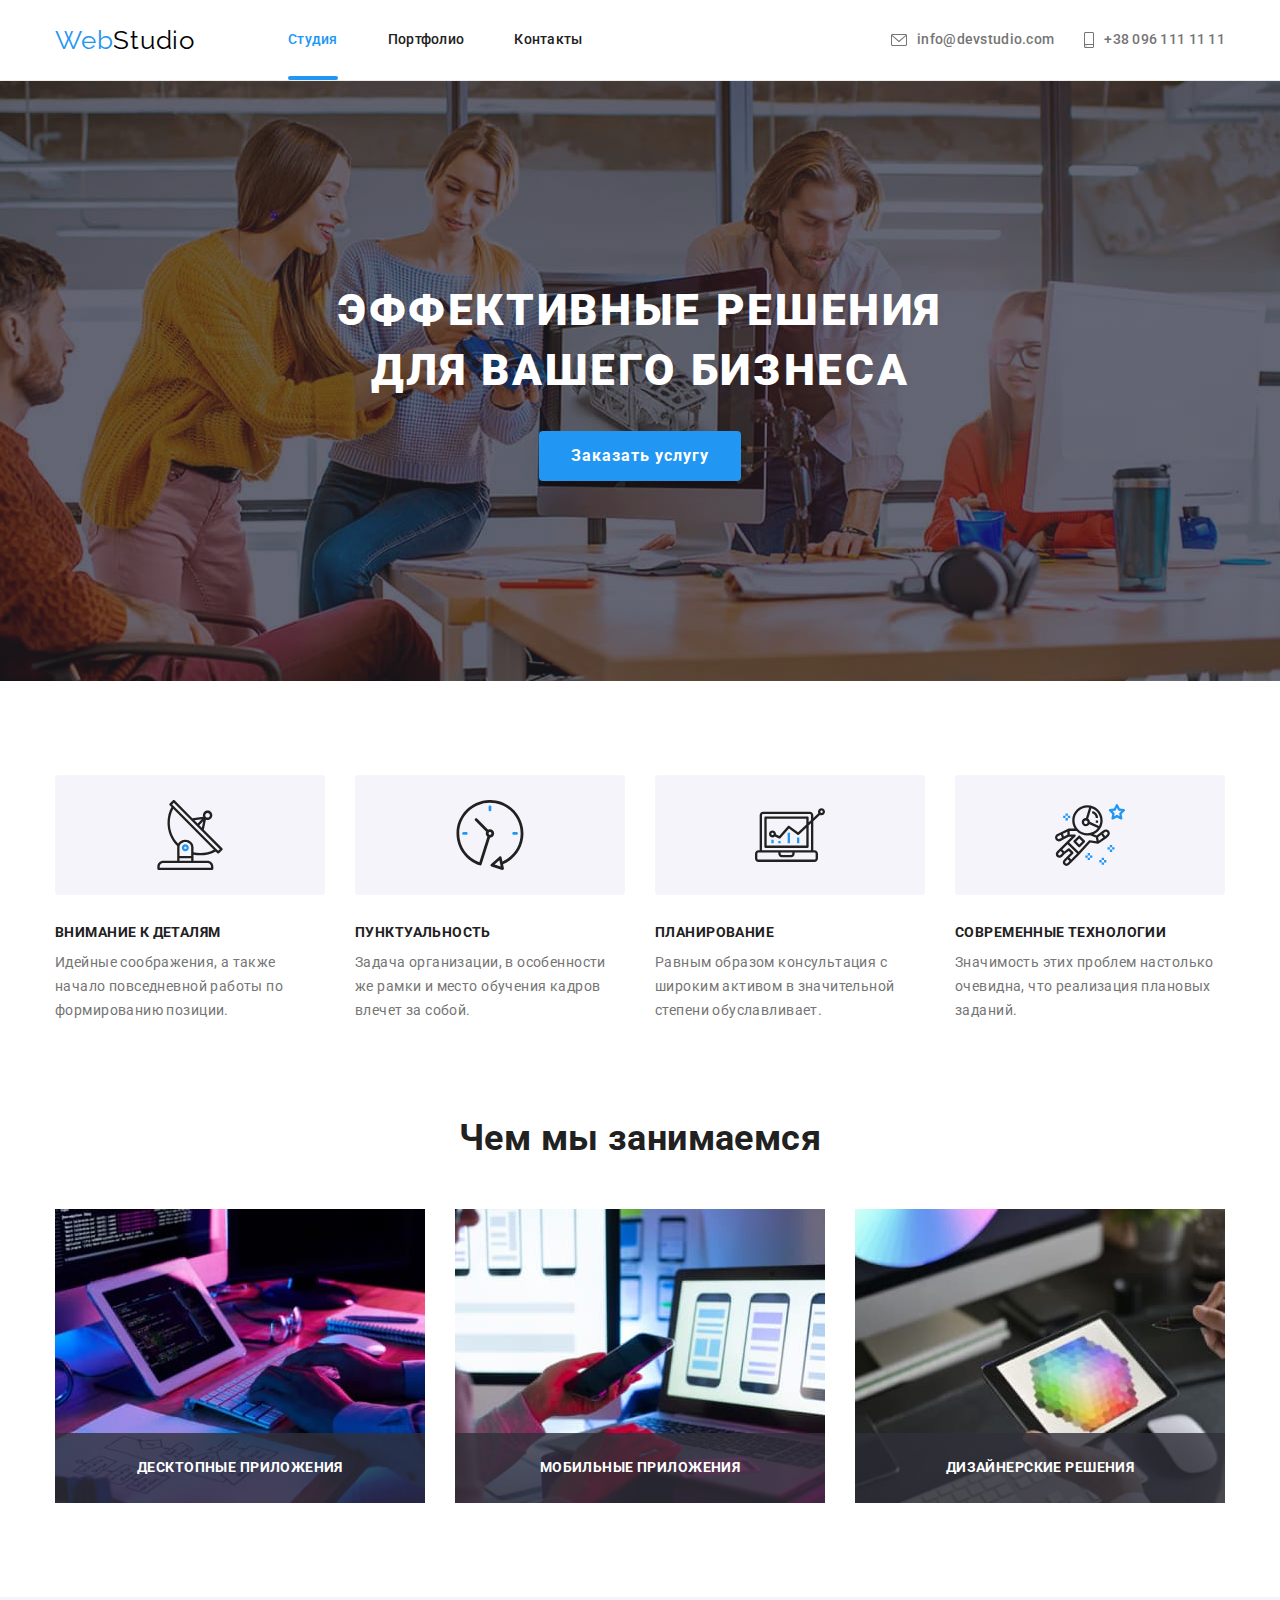
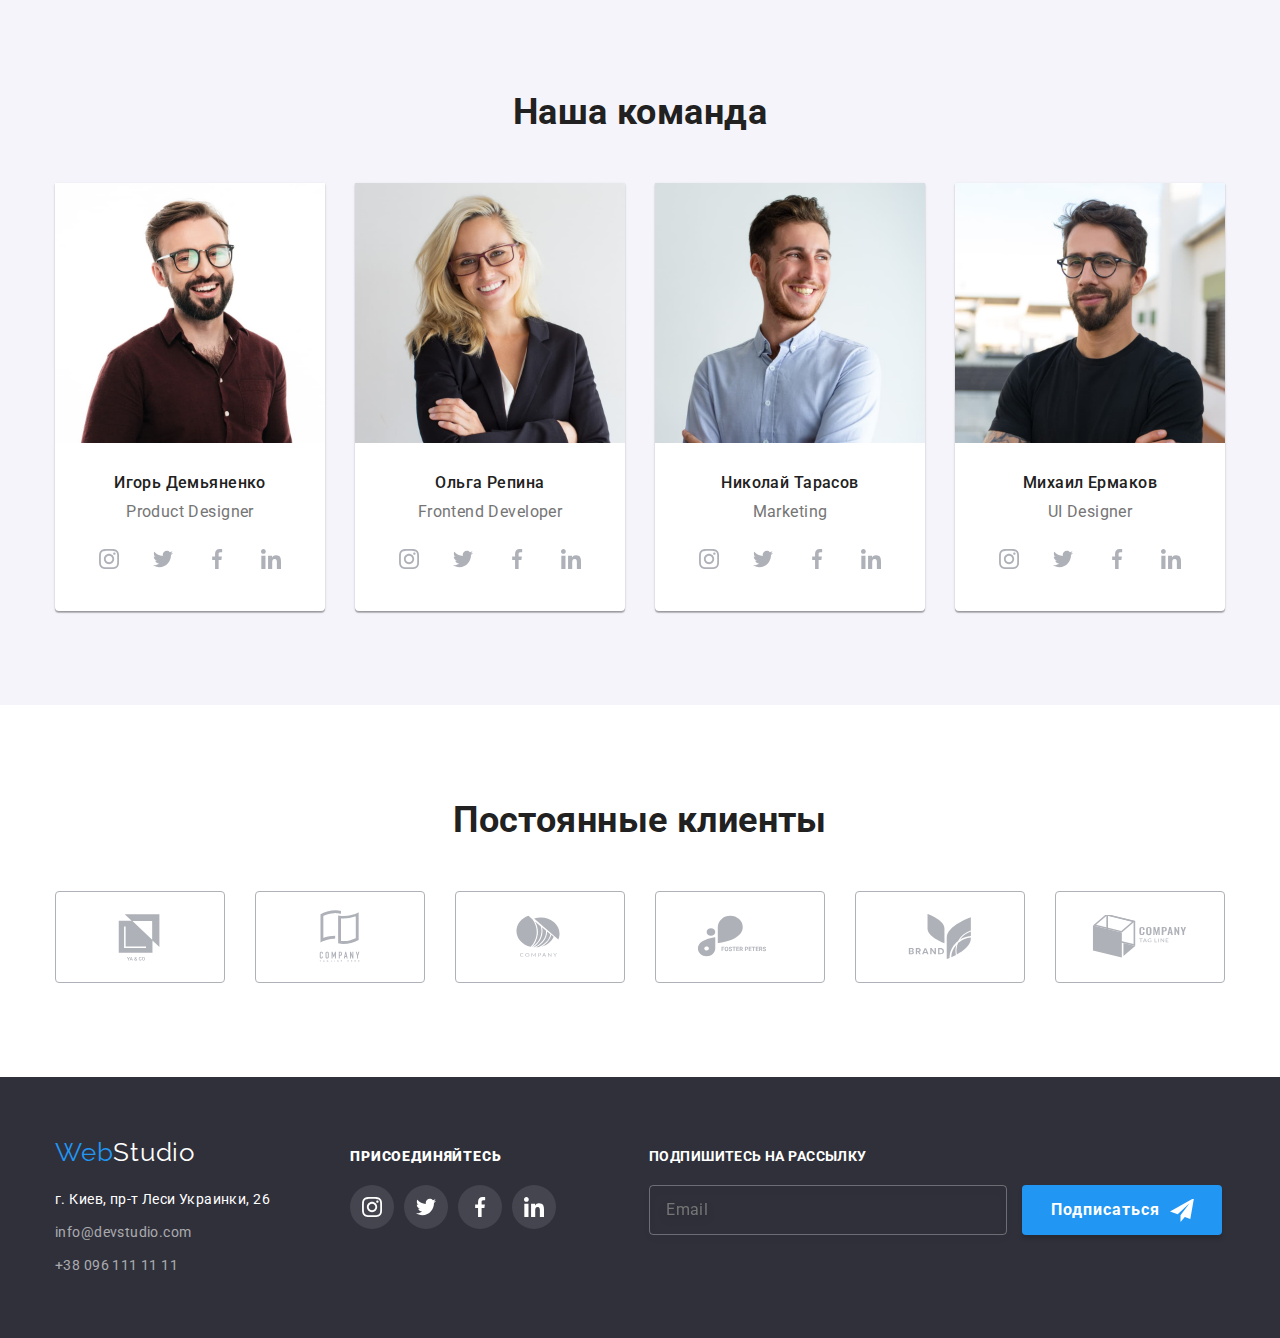
<file: index.html>
<!DOCTYPE html>
<html lang="ru">
<head>
    <meta charset="UTF-8">
    <meta http-equiv="X-UA-Compatible" content="IE=edge">
    <meta name="viewport" content="width=device-width, initial-scale=1.0">
    <title>Главная</title>
    <link rel="preconnect" href="https://fonts.googleapis.com">
    <link rel="preconnect" href="https://fonts.gstatic.com" crossorigin>
    <link href="https://fonts.googleapis.com/css2?family=Raleway:wght@700&family=Roboto:wght@400;500;700;900&display=swap"
      rel="stylesheet">
    <link rel="stylesheet" href="https://cdnjs.cloudflare.com/ajax/libs/modern-normalize/1.1.0/modern-normalize.min.css">
    <link rel="stylesheet" href="./css/main.min.css">
</head>

<body>
<!-- Шапка сайта -->
  <header class="page-header">

    <div class="menu container">

      <nav class="header-nav">

        <a class="logo link" href="./index.html">
          Web<span class="logo logo--header">Studio</span>
        </a>


        <ul class="nav">
          <li class="nav__item">
            <a class="nav__link nav__link--active link" href="./index.html">
              Студия
            </a>
          </li>
          <li class="nav__item">
            <a class="nav__link link" href="./portfolio.html">
              Портфолио
            </a>
          </li>
          <li class="nav__item">
            <a class="nav__link link" href="/">
              Контакты
            </a>
          </li>
        </ul>
      </nav>

      <ul class="contact">
        <li class="contact__item">
          <a class="contact__link link" href="mailto:info@devstudio.com">
            <svg class="contact__icon" width="16" height="16">
              <use href="./images/icons.svg#icon-envlope"></use>
            </svg>
            info@devstudio.com
          </a>
        </li>
        <li class="contact__item">
          <a class="contact__link link" href="tel:+380961111111">
            <svg class="contact__icon" width="10" height="16">
              <use href="./images/icons.svg#icon-smartphone"></use>
            </svg>
            +38 096 111 11 11
          </a>
        </li>
      </ul>
    </div>
  </header>

  <main>

<!-- Блок Герой-->
    <section class="hero section">
      <h1 class="hero__title">Эффективные решения <br/> для вашего бизнеса</h1>
      <button class="button" type="button" data-modal-open>Заказать услугу</button>
    </section>

<!-- Блок Преимущества -->
    <section class="features section">
      <div class="container" >
        <h2 class="features__title visually-hidden">Преимущества работы с нами</h2>
        <ul class="features-list list">
          <li class="feature">
            <div class="feature__place">
              <svg class="feature__svg">
                <use href="./images/icons.svg#icon-antenna"></use>
              </svg>
            </div>
            <h3 class="feature__title">Внимание к деталям</h3>
            <p class="feature__text">Идейные соображения, а также начало повседневной работы по формированию позиции.</p>
          </li>
          <li class="feature">
            <div class="feature__place">
              <svg class="feature__svg">
                <use href="./images/icons.svg#icon-clock"></use>
              </svg>
            </div>
            <h3 class="feature__title">Пунктуальность</h3>
            <p class="feature__text">Задача организации, в особенности же рамки и место обучения кадров влечет за собой.</p>
          </li>
          <li class="feature">
            <div class="feature__place">
              <svg class="feature__svg">
                <use href="./images/icons.svg#icon-diagram"></use>
              </svg>
            </div>
            <h3 class="feature__title">Планирование</h3>
            <p class="feature__text">Равным образом консультация с широким активом в значительной степени обуславливает.</p>
          </li>
          <li class="feature">
            <div class="feature__place">
              <svg class="feature__svg">
                <use href="./images/icons.svg#icon-astronaut"></use>
              </svg>
            </div>
            <h3 class="feature__title">Современные технологии</h3>
            <p class="feature__text">Значимость этих проблем настолько очевидна, что реализация плановых заданий.</p>
          </li>
        </ul>
      </div>
    </section>

<!-- Блок Чем мы занимаемся -->
    <section class="about section">
      <div class="container">
        <h2 class="about__title">Чем мы занимаемся</h2>
        <ul class="about-list">
          <li class="about-item">
            <img class="about-item__img" src="./images/blockscheme.jpg" alt="человек работает над блок-схемой работы сайта" width="370">
            <h3 class="about-item__text">Десктопные приложения</h3>
          </li>
          <li class="about-item">
            <img class="about-item__img" src="./images/telephonia.jpg" alt="человек работает над дизайном мобильной версии сайта" width="370">
            <h3 class="about-item__text">Мобильные приложения</h3>
          </li>
          <li class="about-item">
            <img class="about-item__img" src="./images/colorsoption.jpg" alt="человек выбирает цвет из цветовой схемы" width="370">
            <h3 class="about-item__text">Дизайнерские решения</h3>
          </li>
        </ul>
      </div>
    </section>

<!-- Блок Наша команда-->
    <section class="team section">
      <div class="container">
        <h2 class="team__title">Наша команда</h2>
        <ul class="team__list">
          <li class="team__card">
            <img class="team__photo" src="./images/ihordemjanenko.jpg" alt="фотография Игоря Демьяненко" width="270">
            <div class="team__info">
              <h3 class="team__name">Игорь Демьяненко</h3>
              <p class="team__position">Product Designer</p>
              <ul class="sm-list">
                <li class="sm-list__item">
                  <a class="sm-list__link" href="/">
                    <svg class="sm-list__icon">
                      <use href="./images/icons.svg#icon-insta"></use>
                    </svg>
                  </a>
                </li>
                <li class="sm-list__item">
                  <a class="sm-list__link" href="/">
                    <svg class="sm-list__icon">
                      <use href="./images/icons.svg#icon-twitter"></use>
                    </svg>
                  </a>
                </li>
                <li class="sm-list__item">
                  <a class="sm-list__link" href="/">
                    <svg class="sm-list__icon">
                      <use href="./images/icons.svg#icon-fb"></use>
                    </svg>
                  </a>
                </li>
                <li class="sm-list__item">
                  <a class="sm-list__link" href="/">
                    <svg class="sm-list__icon">
                      <use href="./images/icons.svg#icon-linkdin"></use>
                    </svg>
                  </a>
                </li>
              </ul>
            </div>
          </li>

          <li class="team__card">
            <img class="team__photo" src="./images/olharepina.jpg" alt="фотография Ольги Репиной" width="270">
            <div class="team__info">
              <h3 class="team__name">Ольга Репина</h3>
              <p class="team__position">Frontend Developer</p>
              <ul class="sm-list">
                <li class="sm-list__item">
                  <a class="sm-list__link" href="/">
                    <svg class="sm-list__icon">
                      <use href="./images/icons.svg#icon-insta"></use>
                    </svg>
                  </a>
                </li>
                <li class="sm-list__item">
                  <a class="sm-list__link" href="/">
                    <svg class="sm-list__icon">
                      <use href="./images/icons.svg#icon-twitter"></use>
                    </svg>
                  </a>
                </li>
                <li class="sm-list__item">
                  <a class="sm-list__link" href="/">
                    <svg class="sm-list__icon">
                      <use href="./images/icons.svg#icon-fb"></use>
                    </svg>
                  </a>
                </li>
                <li class="sm-list__item">
                  <a class="sm-list__link" href="/">
                    <svg class="sm-list__icon">
                      <use href="./images/icons.svg#icon-linkdin"></use>
                    </svg>
                  </a>
                </li>
              </ul>
            </div>
          </li>
          <li class="team__card">
            <img class="team__photo" src="./images/nikolaytarasov.jpg" alt="фотография Николая Тарасова" width="270">
            <div class="team__info">
              <h3 class="team__name">Николай Тарасов</h3>
              <p class="team__position">Marketing</p>
              <ul class="sm-list">
                <li class="sm-list__item">
                  <a class="sm-list__link" href="/">
                    <svg class="sm-list__icon">
                      <use href="./images/icons.svg#icon-insta"></use>
                    </svg>
                  </a>
                </li>
                <li class="sm-list__item">
                  <a class="sm-list__link" href="/">
                    <svg class="sm-list__icon">
                      <use href="./images/icons.svg#icon-twitter"></use>
                    </svg>
                  </a>
                </li>
                <li class="sm-list__item">
                  <a class="sm-list__link" href="/">
                    <svg class="sm-list__icon">
                      <use href="./images/icons.svg#icon-fb"></use>
                    </svg>
                  </a>
                </li>
                <li class="sm-list__item">
                  <a class="sm-list__link" href="/">
                    <svg class="sm-list__icon">
                      <use href="./images/icons.svg#icon-linkdin"></use>
                    </svg>
                  </a>
                </li>
              </ul>
            </div>
          </li>
          <li class="team__card">
            <img class="team__photo" src="./images/mihailermakov.jpg" alt="фотография Михаила Ермакова" width="270">
            <div class="team__info">
              <h3 class="team__name">Михаил Ермаков</h3>
              <p class="team__position">UI Designer</p>
              <ul class="sm-list">
                <li class="sm-list__item">
                  <a class="sm-list__link" href="/">
                    <svg class="sm-list__icon">
                      <use href="./images/icons.svg#icon-insta"></use>
                    </svg>
                  </a>
                </li>
                <li class="sm-list__item">
                  <a class="sm-list__link" href="/">
                    <svg class="sm-list__icon">
                      <use href="./images/icons.svg#icon-twitter"></use>
                    </svg>
                  </a>
                </li>
                <li class="sm-list__item">
                  <a class="sm-list__link" href="/">
                    <svg class="sm-list__icon">
                      <use href="./images/icons.svg#icon-fb"></use>
                    </svg>
                  </a>
                </li>
                <li class="sm-list__item">
                  <a class="sm-list__link" href="/">
                    <svg class="sm-list__icon">
                      <use href="./images/icons.svg#icon-linkdin"></use>
                    </svg>
                  </a>
                </li>
              </ul>
            </div>
          </li>
        </ul>
      </div>
    </section>

<!-- Блок Наши клиенты -->
    <section class="clients section">
      <div class="container">
        <h2 class="clients__title">Постоянные клиенты</h2>
        <ul class="clients__list">
          <li class="clients__item">
            <a class="clients__link" href="/">
              <svg class="clients__svg">
                <use href="./images/icons.svg#icon-company1"></use>
              </svg>
            </a>
          </li>
          <li class="clients__item">
            <a class="clients__link" href="/">
              <svg class="clients__svg">
                <use href="./images/icons.svg#icon-company2"></use>
              </svg>
            </a>
          </li>
          <li class="clients__item">
            <a class="clients__link" href="/">
              <svg class="clients__svg">
                <use href="./images/icons.svg#icon-company3"></use>
              </svg>
            </a>
          </li>
          <li class="clients__item">
            <a class="clients__link" href="/">
              <svg class="clients__svg">
                <use href="./images/icons.svg#icon-company4"></use>
              </svg>
            </a>
          </li>
          <li class="clients__item">
            <a class="clients__link" href="/">
              <svg class="clients__svg">
                <use href="./images/icons.svg#icon-company5"></use>
              </svg>
            </a>
          </li>
          <li class="clients__item">
            <a class="clients__link" href="/">
              <svg class="clients__svg">
                <use href="./images/icons.svg#icon-company6"></use>
              </svg>
            </a>
          </li>
        </ul>

      </div>
    </section>

  </main>

<!-- Футер сайта -->
<footer class="footer">
  <div class="footer__container container">
    <div class="footer-contacts">
        <a class="logo" href="./index.html">
          Web<span class="logo logo--footer">Studio</span>
        </a>
      <ul class="footer-contacts__list">
        <li class="footer-contacts__item">
          <a class="footer-contacts__address link" href="https://goo.gl/maps/79tdAXcRNP72xCpw5">
            г. Киев, пр-т Леси Украинки, 26
          </a>
        </li>
        <li class="footer-contacts__item">
          <a class="footer-contacts__mail link" href="mailto:info@devstudio.com">
            info@devstudio.com
          </a>
        </li>
        <li class="footer-contacts__item">
          <a class="footer-contacts__tel link" href="tel:+380961111111">
            +38 096 111 11 11
          </a>
        </li>
      </ul>
    </div>

    <div class="footer-sm-form">
      <div class="footer-sm">
        <h3 class="footer-sm__call">Присоединяйтесь</h3>
        <ul class="sm-list">
          <li class="sm-list__item">
            <a class="sm-list__link sm-list__link--footer" href="/">
              <svg class="sm-list__icon sm-list__icon--footer">
                <use href="./images/icons.svg#icon-insta"></use>
              </svg>
            </a>
          </li>
          <li class="sm-list__item">
            <a class="sm-list__link sm-list__link--footer" href="/">
              <svg class="sm-list__icon sm-list__icon--footer">
                <use href="./images/icons.svg#icon-twitter"></use>
              </svg>
            </a>
          </li>
          <li class="sm-list__item">
            <a class="sm-list__link sm-list__link--footer" href="/">
              <svg class="sm-list__icon sm-list__icon--footer">
                <use href="./images/icons.svg#icon-fb"></use>
              </svg>
            </a>
          </li>
          <li class="sm-list__item">
            <a class="sm-list__link sm-list__link--footer" href="/">
              <svg class="sm-list__icon sm-list__icon--footer">
                <use href="./images/icons.svg#icon-linkdin"></use>
              </svg>
            </a>
          </li>
        </ul>
      </div>

      <div class="footer-form">
        <label class="footer-form__label" for="email-form">Подпишитесь на рассылку</label>
        <div>
          <input class="footer-form__input" type="email" name="email" id="email-form" placeholder="Email" />
          <button class="button button--footer footer-form__1svg" type="submit">
            Подписаться
            <svg class="button__svg" width="24" height="24">
              <use href="./images/icons.svg#icon-plane"></use>
            </svg>
          </button>
        </div>
      </div>

    </div>
  </div>
</footer>

<!-- ---------------------- Модальное окно -------------------------- -->
  <div class="backdrop is-hidden" data-modal>
    <div class="modal">
      <div class="close-btn" data-modal-close>
        <svg class="close-btn__svg">
          <use href="./images/icons.svg#icon-cross"></use>
        </svg>
      </div>
      <p class="modal__name">Оставьте свои данные, мы вам перезвоним</p>
        <form class="form" action="#" name="hero-contact-form" autocomplete="on">
          <div class="form__item">
            <label class="form__label" for="form__name">Имя</label>
            <input class="form__input" type="form__text" name="name" id="name" autofocus>
            <svg class="form__icon" width="18" height="18">
              <use href="./images/icons.svg#icon-person-black"></use>
            </svg>
          </div>
          <div class="form__item">
            <label class="form__label" for="tel">Телефон</label>
            <input class="form__input" type="tel" name="tel" id="tel">
            <svg class="form__icon" width="18" height="18">
              <use href="./images/icons.svg#icon-phone-black"></use>
            </svg>
          </div>
          <div class="form__item">
            <label class="form__label" for="email">Телефон</label>
            <input class="form__input" type="email" name="email" id="email">
            <svg class="form__icon" width="18" height="18">
              <use href="./images/icons.svg#icon-email-black"></use>
            </svg>
          </div>
          <div class="form__item">
            <label class="form__label" for="comment">Комментарий</label>
            <textarea class="form__comment" name="comment" id="comment" placeholder="Введите текст"></textarea>
          </div>
          <label class="terms">
            <input class="terms__check visually-hidden" type="checkbox" name="terms"/>
            <span class="terms__icon"></span>
            Соглашаюсь с рассылкой и принимаю <a class="terms__link" href="./">Условия договора</a>
          </label>
          <div class="button-place">
            <button class="button" type="submit">
              Отправить
            </button>
          </div>
        </form>
    </div>
  </div>

  <script src="./js/modal.js"></script>
</body>
</html>
</file>
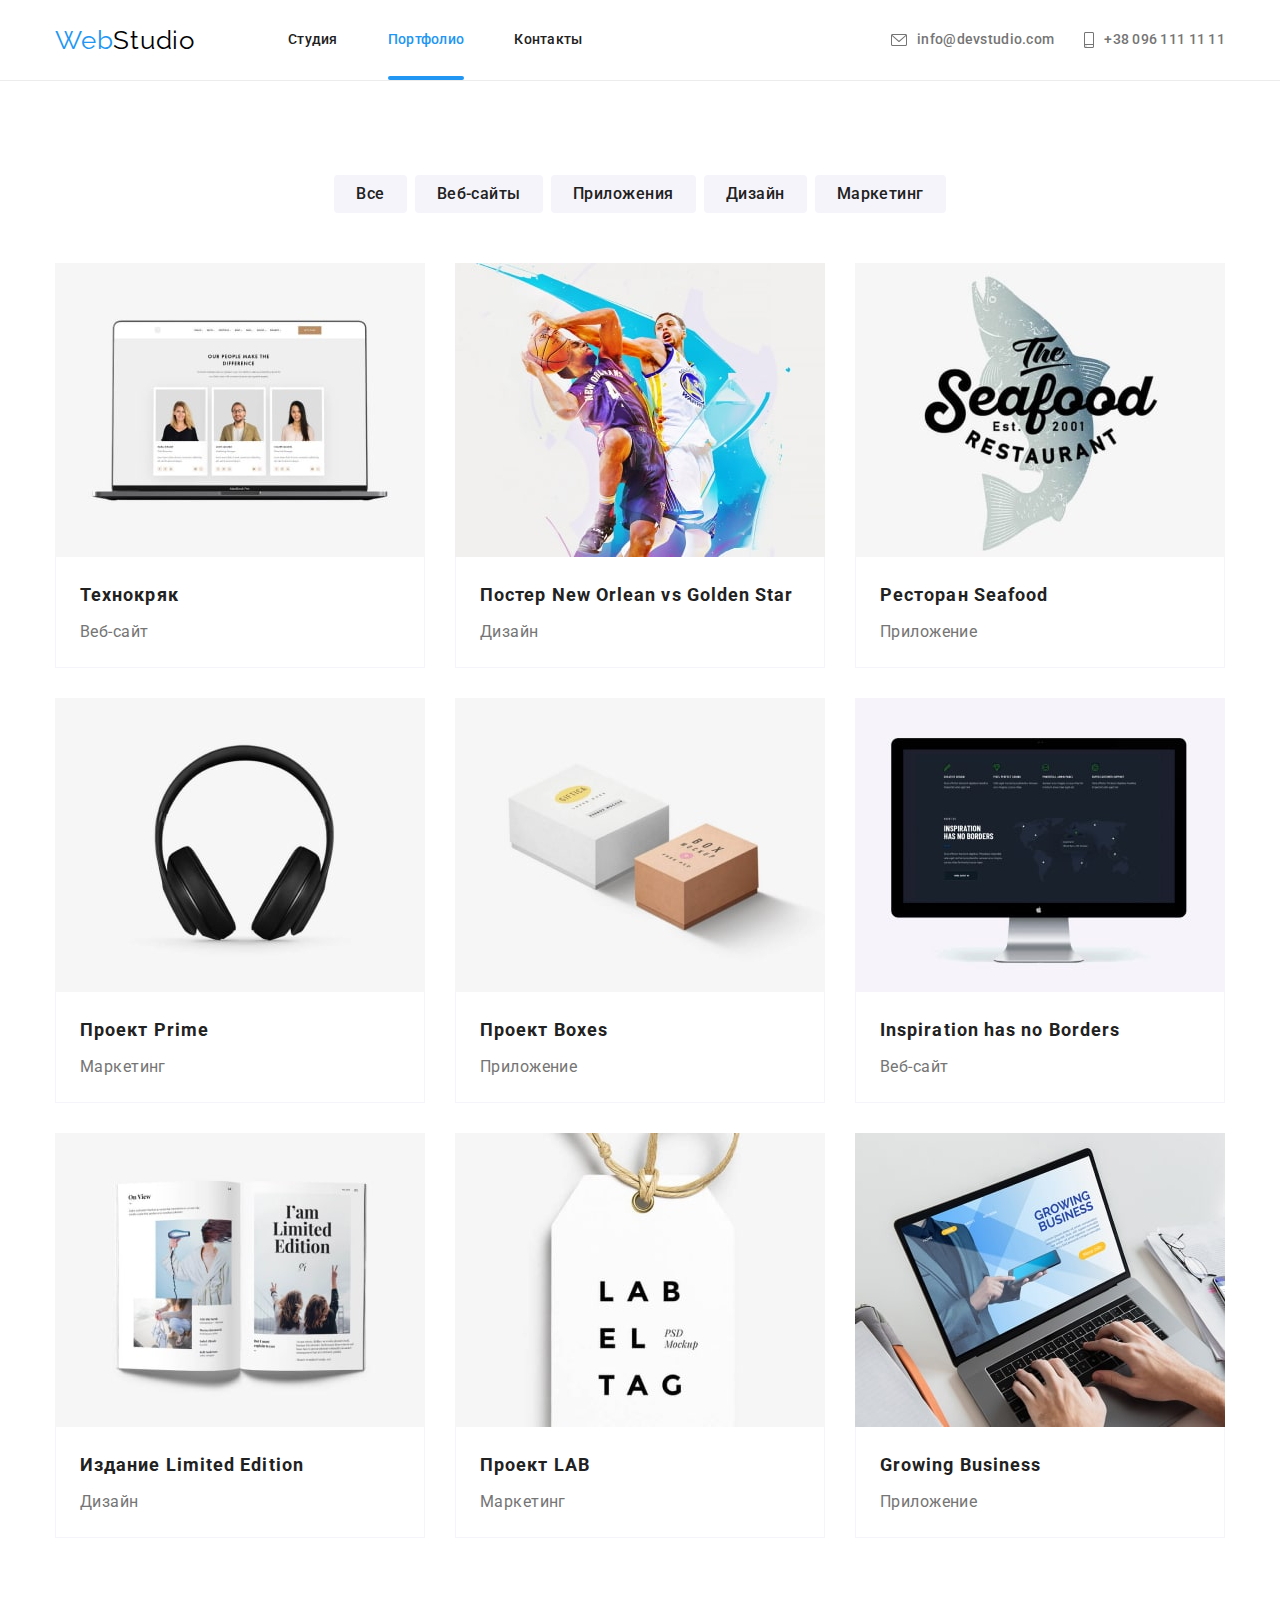
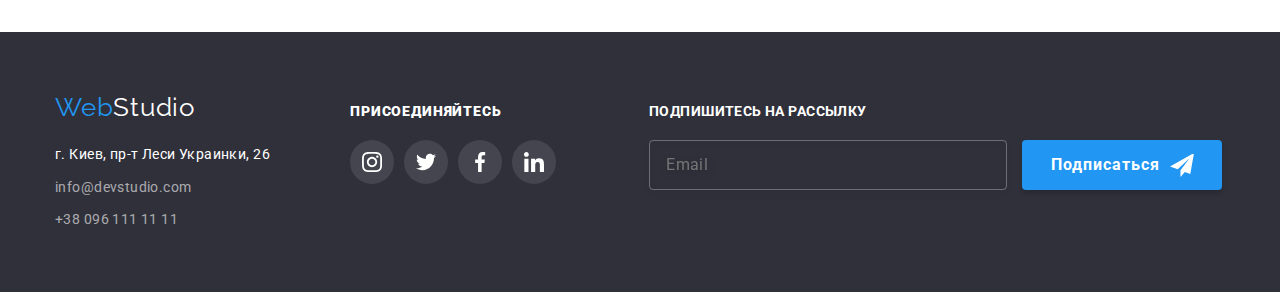
<file: portfolio.html>
<!DOCTYPE html>
<html lang="ru">

<head>
  <meta charset="UTF-8">
  <meta http-equiv="X-UA-Compatible" content="IE=edge">
  <meta name="viewport" content="width=device-width, initial-scale=1.0">
  <title>Портфолио</title>
  <link rel="preconnect" href="https://fonts.googleapis.com">
  <link rel="preconnect" href="https://fonts.gstatic.com" crossorigin>
  <link href="https://fonts.googleapis.com/css2?family=Raleway:wght@700&family=Roboto:wght@400;500;700;900&display=swap"
    rel="stylesheet">
    <link rel="stylesheet" href="https://cdnjs.cloudflare.com/ajax/libs/modern-normalize/1.1.0/modern-normalize.min.css">
    <link rel="stylesheet" href="./css/portfolio.min.css">
</head>

<body>

<!-- Шапка сайта -->
  <header class="page-header">
    <div class="menu container">
      <nav class="header-nav">
        <a class="logo link" href="./index.html">
          Web<span class="logo logo--header">Studio</span>
        </a>
        <ul class="nav">
          <li class="nav__item">
            <a class="nav__link link" href="./index.html">
              Студия
            </a>
          </li>
          <li class="nav__item">
            <a class="nav__link nav__link--active link" href="./portfolio.html">
              Портфолио
            </a>
          </li>
          <li class="nav__item">
            <a class="nav__link link" href="/">
              Контакты
            </a>
          </li>
        </ul>
      </nav>
      <ul class="contact">
        <li class="contact__item">
          <a class="contact__link link" href="mailto:info@devstudio.com">
            <svg class="contact__icon" width="16" height="16">
              <use href="./images/icons.svg#icon-envlope"></use>
            </svg>
            info@devstudio.com
          </a>
        </li>
        <li class="contact__item">
          <a class="contact__link link" href="tel:+380961111111">
            <svg class="contact__icon" width="10" height="16">
              <use href="./images/icons.svg#icon-smartphone"></use>
            </svg>
            +38 096 111 11 11
          </a>
        </li>
      </ul>
    </div>
  </header>

  <main>
  <section class="portfolio section" >
    <div class="container">
      <h1 class="visually-hidden">Примеры наших работ в разных направлениях</h1>

      <!---------- Фильтр сортировки элементов ------->
      <h2 class="visually-hidden">Фильтр выбора работ</h2>
      <ul class="portfolio-chois">
        <li class="portfolio-chois__item"><button class="portfolio-chois__btn" type="button">Все</button></li>
        <li class="portfolio-chois__item"><button class="portfolio-chois__btn" type="button">Веб-сайты</button></li>
        <li class="portfolio-chois__item"><button class="portfolio-chois__btn" type="button">Приложения</button></li>
        <li class="portfolio-chois__item"><button class="portfolio-chois__btn" type="button">Дизайн</button></li>
        <li class="portfolio-chois__item"><button class="portfolio-chois__btn" type="button">Маркетинг</button></li>
      </ul>

      <!---------- Список работ из портфолио ---------->
      <h2 class="visually-hidden">Галерея работ</h2>
      <ul class="portfolio-list">
        <li class="portfolio-card">
          <a class="portfolio-card__link" href="/">
            <div class="portfolio-card__thumb">
              <img class="portfolio-card__photo" src="./images/project-technocrack.jpg" alt="скриншот веб-сайта технокряк" width="370">
              <p class="portfolio-card__overlay">Технокряк это современная площадка распространения коронавируса. Компании используют эту платформу для цифрового шпионажа и атак на защищённые сервера конкурентов.</p>
            </div>
            <div class="portfolio-card__frame">
              <h3 class="portfolio-card__name">Технокряк</h3>
              <p class="portfolio-card__type">Веб-сайт</p>
            </div>
          </a>
        </li>

        <li class="portfolio-card">
          <a class="portfolio-card__link" href="/">
            <div class="portfolio-card__thumb">
              <img class="portfolio-card__photo" src="./images/neworlean-goldenstar-poster.jpg" alt="фотография постера New Orlean vs Golden Star" width="370">
              <p class="portfolio-card__overlay">Технокряк это современная площадка распространения коронавируса. Компании используют эту платформу для цифрового шпионажа и атак на защищённые сервера конкурентов.</p>
            </div>
            <div class="portfolio-card__frame">
              <h3 class="portfolio-card__name">Постер New Orlean vs Golden Star</h3>
              <p class="portfolio-card__type">Дизайн</p>
          </div>
          </a>
        </li>

        <li class="portfolio-card">
          <a class="portfolio-card__link" href="/">
            <div class="portfolio-card__thumb">
              <img class="portfolio-card__photo" src="./images/seafood-restautant.jpg" alt="логотип ресторана Seafood" width="370">
              <p class="portfolio-card__overlay">Технокряк это современная площадка распространения коронавируса. Компании используют эту платформу для цифрового шпионажа и атак на защищённые сервера конкурентов.</p>
            </div>
            <div class="portfolio-card__frame">
              <h3 class="portfolio-card__name">Ресторан Seafood</h3>
            <p class="portfolio-card__type">Приложение</p>
          </div>
          </a>
        </li>

        <li class="portfolio-card">
          <a class="portfolio-card__link" href="/">
            <div class="portfolio-card__thumb">
              <img  class="portfolio-card__photo" src="./images/prime-project.jpg" alt="фотография наушников" width="370">
              <p class="portfolio-card__overlay">Технокряк это современная площадка распространения коронавируса. Компании используют эту платформу для цифрового шпионажа и атак на защищённые сервера конкурентов.</p>
            </div>
            <div class="portfolio-card__frame">
              <h3 class="portfolio-card__name">Проект Prime</h3>
            <p class="portfolio-card__type">Маркетинг</p>
          </div>
          </a>
        </li>

        <li class="portfolio-card">
          <a class="portfolio-card__link" href="/">
            <div class="portfolio-card__thumb">
              <img  class="portfolio-card__photo" src="./images/boxes-project.jpg" alt="фотография двух коробок" width="370">
              <p class="portfolio-card__overlay">Технокряк это современная площадка распространения коронавируса. Компании используют эту платформу для цифрового шпионажа и атак на защищённые сервера конкурентов.</p>
            </div>
            <div class="portfolio-card__frame">
              <h3 class="portfolio-card__name">Проект Boxes</h3>
            <p class="portfolio-card__type">Приложение</p>
          </div>
          </a>
        </li>
        <li class="portfolio-card">
          <a class="portfolio-card__link" href="/">
            <div class="portfolio-card__thumb">
              <img  class="portfolio-card__photo" src="./images/inspiration-has-no-borders.jpg" alt="фотография монитора с изображением" width="370">
              <p class="portfolio-card__overlay">Технокряк это современная площадка распространения коронавируса. Компании используют эту платформу для цифрового шпионажа и атак на защищённые сервера конкурентов.</p>
            </div>
            <div class="portfolio-card__frame">
              <h3 class="portfolio-card__name">Inspiration has no Borders</h3>
            <p class="portfolio-card__type">Веб-сайт</p>
          </div>
          </a>
        </li>
        <li class="portfolio-card">
          <a class="portfolio-card__link" href="/">
            <div class="portfolio-card__thumb">
              <img  class="portfolio-card__photo" src="./images/limited-edition-project.jpg" alt="фотография раскрытого журнала" width="370">
              <p class="portfolio-card__overlay">Технокряк это современная площадка распространения коронавируса. Компании используют эту платформу для цифрового шпионажа и атак на защищённые сервера конкурентов.</p>
            </div>
            <div class="portfolio-card__frame">
              <h3 class="portfolio-card__name">Издание Limited Edition</h3>
            <p class="portfolio-card__type">Дизайн</p>
          </div>
          </a>
        </li>

        <li class="portfolio-card">
          <a class="portfolio-card__link" href="/">
            <div class="portfolio-card__thumb">
              <img  class="portfolio-card__photo" src="./images/lab-project.jpg" alt="фотография бирки с логотипом LAB" width="370">
              <p class="portfolio-card__overlay">Технокряк это современная площадка распространения коронавируса. Компании используют эту платформу для цифрового шпионажа и атак на защищённые сервера конкурентов.</p>
            </div>
            <div class="portfolio-card__frame">
              <h3 class="portfolio-card__name">Проект LAB</h3>
            <p class="portfolio-card__type">Маркетинг</p>
          </div>
          </a>
        </li>

        <li class="portfolio-card">
          <a class="portfolio-card__link" href="/">
            <div class="portfolio-card__thumb">
              <img  class="portfolio-card__photo" src="./images/growing-business-project.jpg" alt="фотография человека с ноутбуком" width="370">
              <p class="portfolio-card__overlay">Технокряк это современная площадка распространения коронавируса. Компании используют эту платформу для цифрового шпионажа и атак на защищённые сервера конкурентов.</p>
            </div>
            <div class="portfolio-card__frame">
              <h3 class="portfolio-card__name">Growing Business</h3>
            <p class="portfolio-card__type">Приложение</p>
          </div>
          </a>
        </li>
      </ul>
    </div>
  </section>
  </main>

<!-- Футер сайта -->
<footer class="footer">
  <div class="footer__container container">
    <div class="footer-contacts">
      <a class="logo" href="./index.html">
        Web<span class="logo logo--footer">Studio</span>
      </a>
      <ul class="footer-contacts__list">
        <li class="footer-contacts__item">
          <a class="footer-contacts__address link" href="https://goo.gl/maps/79tdAXcRNP72xCpw5">
            г. Киев, пр-т Леси Украинки, 26
          </a>
        </li>
        <li class="footer-contacts__item">
          <a class="footer-contacts__mail link" href="mailto:info@devstudio.com">
            info@devstudio.com
          </a>
        </li>
        <li class="footer-contacts__item">
          <a class="footer-contacts__tel link" href="tel:+380961111111">
            +38 096 111 11 11
          </a>
        </li>
      </ul>
    </div>

    <div class="footer-sm-form">
      <div class="footer-sm">
        <h3 class="footer-sm__call">Присоединяйтесь</h3>
        <ul class="sm-list">
          <li class="sm-list__item">
            <a class="sm-list__link sm-list__link--footer" href="/">
              <svg class="sm-list__icon sm-list__icon--footer">
                <use href="./images/icons.svg#icon-insta"></use>
              </svg>
            </a>
          </li>
          <li class="sm-list__item">
            <a class="sm-list__link sm-list__link--footer" href="/">
              <svg class="sm-list__icon sm-list__icon--footer">
                <use href="./images/icons.svg#icon-twitter"></use>
              </svg>
            </a>
          </li>
          <li class="sm-list__item">
            <a class="sm-list__link sm-list__link--footer" href="/">
              <svg class="sm-list__icon sm-list__icon--footer">
                <use href="./images/icons.svg#icon-fb"></use>
              </svg>
            </a>
          </li>
          <li class="sm-list__item">
            <a class="sm-list__link sm-list__link--footer" href="/">
              <svg class="sm-list__icon sm-list__icon--footer">
                <use href="./images/icons.svg#icon-linkdin"></use>
              </svg>
            </a>
          </li>
        </ul>
      </div>

      <div class="footer-form">
        <label class="footer-form__label" for="email-form">Подпишитесь на рассылку</label>
        <div>
          <input class="footer-form__input" type="email" name="email" id="email-form" placeholder="Email" />
          <button class="button button--footer footer-form__1svg" type="submit">
            Подписаться
            <svg class="button__svg" width="24" height="24">
              <use href="./images/icons.svg#icon-plane"></use>
            </svg>
          </button>
        </div>
      </div>

    </div>
  </div>
</footer>

</body>
</html>
</file>
<file: css/main.min.css>
*,*::before,*::after{-webkit-box-sizing:border-box;box-sizing:border-box}ul,li{padding:0;list-style:none}body,h1,h2,h3,h4,p,ul,li{margin:0}.link{text-decoration:none}img{display:block}body{color:#757575;background-color:#fff;font-family:roboto,sans-serif;letter-spacing:.03em;font-size:14px}.section{padding:94px 0 94px 0}.container{width:1200px;margin-left:auto;margin-right:auto;padding-left:15px;padding-right:15px}.visually-hidden{position:absolute;width:1px;height:1px;margin:-1px;padding:0;overflow:hidden;border:0;clip:rect(0 0 0 0)}.button{font-family:roboto,sans-serif;border-width:0;font-weight:700;font-size:16px;line-height:1.88;text-align:center;letter-spacing:0.06em;text-decoration:none;cursor:pointer;color:#fff;background-color:#2196f3;padding:10px 32px 10px 32px;-webkit-box-shadow:0px 4px 4px rgba(0,0,0,0.15);box-shadow:0px 4px 4px rgba(0,0,0,0.15);border-radius:4px;min-width:200px}.close-btn{position:fixed;display:-webkit-box;display:-ms-flexbox;display:flex;-webkit-box-pack:center;-ms-flex-pack:center;justify-content:center;-webkit-box-align:center;-ms-flex-align:center;align-items:center;right:8px;top:8px;width:30px;height:30px;border-radius:50%;border:1px solid rgba(0,0,0,0.1);cursor:pointer}.close-btn__svg{width:11px;height:11px;fill:black;-webkit-transition:fill 250ms cubic-bezier(0.4, 0, 0.2, 1);transition:fill 250ms cubic-bezier(0.4, 0, 0.2, 1)}.close-btn:hover .close-btn__svg,.close-btn:focus .close-btn__svg{fill:#2196f3}.hero__title{margin-bottom:30px;font-weight:900;font-size:44px;line-height:1.36;letter-spacing:0.06em;text-transform:uppercase;color:#fff}.about__title,.team__title,.clients__title{margin-bottom:50px;font-weight:700;font-size:36px;line-height:1.17;text-align:center;color:#212121}.feature__title,.about-item__text,.footer-sm__call,.footer-form__label{font-size:14px;font-weight:700;line-height:1.14;text-transform:uppercase;color:#212121}.logo{font-family:Raleway,sans-serif;font-size:26px;line-height:1.19;text-decoration:none;color:#2196f3;letter-spacing:0.03em}.logo--header{color:#000000}.logo--footer{color:#ffffff}.nav__link,.contact__link{position:relative;padding-top:32px;padding-bottom:32px;-webkit-box-align:center;-ms-flex-align:center;align-items:center;font-weight:500;line-height:1.14;letter-spacing:0.02em;color:#212121;-webkit-transition:color 250ms cubic-bezier(0.4, 0, 0.2, 1);transition:color 250ms cubic-bezier(0.4, 0, 0.2, 1)}.nav__link:hover,.contact__link:hover,.nav__link:focus,.contact__link:focus{color:#2196f3}.header-nav,.nav,.contact{display:-webkit-box;display:-ms-flexbox;display:flex;-webkit-box-align:center;-ms-flex-align:center;align-items:center}.menu{display:-webkit-box;display:-ms-flexbox;display:flex}.header-nav{margin-right:auto}.nav{margin-left:93px}.nav__item:not(:last-child){margin-right:50px}.nav__link{display:inline-block}.nav__link--active{color:#2196f3}.nav__link--active::after{content:"";display:block;position:absolute;bottom:0;left:0;width:100%;height:4px;border-radius:2px;background-color:#2196f3}.contact__link{display:-webkit-box;display:-ms-flexbox;display:flex;color:#757575}.contact__item:not(:last-child){margin-right:30px}.contact__icon{display:inline-block;margin-right:10px;--color: currentColor}.sm-list{display:-webkit-box;display:-ms-flexbox;display:flex;-webkit-box-pack:center;-ms-flex-pack:center;justify-content:center}.sm-list__item:not(:last-child){margin-right:10px}.sm-list__link{display:-webkit-box;display:-ms-flexbox;display:flex;width:44px;height:44px;border-radius:50%;-webkit-box-align:center;-ms-flex-align:center;align-items:center;-webkit-box-pack:center;-ms-flex-pack:center;justify-content:center;-webkit-transition:background 250ms cubic-bezier(0.4, 0, 0.2, 1);transition:background 250ms cubic-bezier(0.4, 0, 0.2, 1)}.sm-list__icon{width:20px;height:20px;fill:#afb1b8;-webkit-transition:fill 250ms cubic-bezier(0.4, 0, 0.2, 1);transition:fill 250ms cubic-bezier(0.4, 0, 0.2, 1)}.sm-list__link:focus,.sm-list__link:hover{background-color:#2196f3}.sm-list__link:focus .sm-list__icon,.sm-list__link:hover .sm-list__icon{fill:#fff}.page-header{border-bottom:1px solid #ececec;background-color:#fff}.hero{max-width:1600px;margin-left:auto;margin-right:auto;background-color:#fff;background-image:-webkit-gradient(linear, left top, right top, from(rgba(47,48,58,0.4)), to(rgba(47,48,58,0.4))),url("../images/hero-image.jpg");background-image:linear-gradient(to right, rgba(47,48,58,0.4), rgba(47,48,58,0.4)),url("../images/hero-image.jpg");background-repeat:no-repeat;background-size:cover;background-position:50% 50%;padding-top:200px;padding-bottom:200px;text-align:center}.features-list{display:-webkit-box;display:-ms-flexbox;display:flex}.feature{width:calc((100% - 90px) / 3)}.feature:not(:last-child){margin-right:30px}.feature__title{margin-bottom:10px}.feature__place{display:-webkit-box;display:-ms-flexbox;display:flex;-webkit-box-align:center;-ms-flex-align:center;align-items:center;-webkit-box-pack:center;-ms-flex-pack:center;justify-content:center;width:100%;height:120px;margin-bottom:30px;border-radius:4px;background-color:#f5f4fa}.feature__svg{width:70px;height:70px}.feature__text{line-height:1.71}.about{padding-top:0}.about-list{display:-webkit-box;display:-ms-flexbox;display:flex}.about-item{position:relative}.about-item:not(:last-child){margin-right:30px}.about-item__text{display:block;position:absolute;bottom:0;left:0;width:100%;height:70px;text-align:center;padding-top:27px;padding-bottom:27px;background:rgba(47,48,58,0.8);color:#ffffff}.team__name,.team__position{font-size:16px;line-height:1.19;text-align:center}.team{background-color:#f5f4fa}.team__list{display:-webkit-box;display:-ms-flexbox;display:flex}.team__card{width:calc((100% - 90px) / 4);-webkit-box-shadow:0px 1px 3px rgba(0,0,0,0.12),0px 1px 1px rgba(0,0,0,0.14),0px 2px 1px rgba(0,0,0,0.2);box-shadow:0px 1px 3px rgba(0,0,0,0.12),0px 1px 1px rgba(0,0,0,0.14),0px 2px 1px rgba(0,0,0,0.2);border-radius:0px 0px 4px 4px;background-color:#fff}.team__card:not(:last-child){margin-right:30px}.team__info{padding:30px 32px 30px 32px}.team__name{font-weight:500;margin-bottom:10px;color:#212121}.team__position{margin-bottom:16px}.clients__list{display:-webkit-box;display:-ms-flexbox;display:flex;margin-right:-30px}.clients__item{width:calc((100% - 150px) / 6);height:92px;margin-right:30px}.clients__link{display:-webkit-box;display:-ms-flexbox;display:flex;width:100%;height:100%;border:1px solid #afb1b8;border-radius:4px;-webkit-box-pack:center;-ms-flex-pack:center;justify-content:center;-webkit-box-align:center;-ms-flex-align:center;align-items:center;-webkit-transition:border 450ms cubic-bezier(0.4, 0, 0.2, 1);transition:border 450ms cubic-bezier(0.4, 0, 0.2, 1)}.clients__link:hover,.clients__link:focus{border:1px solid #2196f3}.clients__link:hover .clients__svg,.clients__link:focus .clients__svg{fill:#2196f3}.clients__svg{width:106px;height:60px;fill:#afb1b8;-webkit-transition:fill 250ms cubic-bezier(0.4, 0, 0.2, 1);transition:fill 250ms cubic-bezier(0.4, 0, 0.2, 1)}.footer{background-color:#2f303a;padding-top:60px;padding-bottom:60px}.footer__container{display:-webkit-box;display:-ms-flexbox;display:flex}.footer-contacts__list{margin-top:20px}.footer-contacts__item:not(:last-child){margin-bottom:9px}.footer-contacts__item{color:rgba(255,255,255,0.6);line-height:1.71}.footer-contacts__address{color:#fff}.footer-contacts__mail{color:inherit}.footer-contacts__tel{color:inherit}.footer-sm-form{display:-webkit-box;display:-ms-flexbox;display:flex;padding-top:12px}.footer-sm{margin-left:80px}.footer-sm__call{margin-bottom:20px;font-weight:900;letter-spacing:0.06em;color:#fff}.sm-list__link--footer{background-color:rgba(255,255,255,0.1)}.sm-list__icon--footer{fill:#fff}.footer-form{display:-webkit-box;display:-ms-flexbox;display:flex;-webkit-box-orient:vertical;-webkit-box-direction:normal;-ms-flex-direction:column;flex-direction:column;margin-left:93px}.footer-form__label{margin-bottom:20px;letter-spacing:0.03em;color:#fff}.footer-form__input{width:358px;height:50px;border:1px solid rgba(255,255,255,0.3);background-color:transparent;-webkit-box-sizing:border-box;box-sizing:border-box;-webkit-filter:drop-shadow(0px 4px 4px rgba(0,0,0,0.15));filter:drop-shadow(0px 4px 4px rgba(0,0,0,0.15));border-radius:4px;padding:15px 15px 15px 16px;margin-right:12px;font-weight:400;font-size:16px;line-height:1.25;letter-spacing:0.03em;color:rgba(255,255,255,0.6)}.button--footer{display:-webkit-inline-box;display:-ms-inline-flexbox;display:inline-flex;padding:10px 28px 10px 29px;-ms-flex-line-pack:center;align-content:center}.button__svg{display:inline-block;-ms-flex-item-align:center;-ms-grid-row-align:center;align-self:center;margin-left:10px}.form__input,.form__comment{padding:12px 12px 12px 42px;letter-spacing:0.01em;color:#757575;outline:#2196f3;height:40px;border:1px solid rgba(33,33,33,0.2);border-radius:4px;-webkit-transition:border-color 250ms cubic-bezier(0.4, 0, 0.2, 1);transition:border-color 250ms cubic-bezier(0.4, 0, 0.2, 1)}.backdrop{position:fixed;top:0;left:0;height:100%;width:100%;background:rgba(0,0,0,0.2);opacity:1;-webkit-transition:opacity 250ms cubic-bezier(0.4, 0, 0.2, 1);transition:opacity 250ms cubic-bezier(0.4, 0, 0.2, 1)}.backdrop.is-hidden{opacity:0;pointer-events:none}.backdrop.is-hidden .modal{-webkit-transform:translate(-50%, -50%) scale(0.8);transform:translate(-50%, -50%) scale(0.8)}.modal{position:absolute;top:50%;left:50%;-webkit-transform:translate(-50%, -50%) scale(1);transform:translate(-50%, -50%) scale(1);border-radius:4px;-webkit-box-shadow:0px 1px 3px rgba(0,0,0,0.12),0px 1px 1px rgba(0,0,0,0.14),0px 2px 1px rgba(0,0,0,0.2);box-shadow:0px 1px 3px rgba(0,0,0,0.12),0px 1px 1px rgba(0,0,0,0.14),0px 2px 1px rgba(0,0,0,0.2);width:528px;height:581px;padding:40px;background:#fff;-webkit-transition:-webkit-transform 250ms cubic-bezier(0.4, 0, 0.2, 1);transition:-webkit-transform 250ms cubic-bezier(0.4, 0, 0.2, 1);transition:transform 250ms cubic-bezier(0.4, 0, 0.2, 1);transition:transform 250ms cubic-bezier(0.4, 0, 0.2, 1), -webkit-transform 250ms cubic-bezier(0.4, 0, 0.2, 1)}.modal__name{display:block;font-weight:700;font-size:20px;line-height:1.15;text-align:center;letter-spacing:0.03em;margin-bottom:12px;color:#212121}.form__item{display:-webkit-box;display:-ms-flexbox;display:flex;position:relative;-webkit-box-orient:vertical;-webkit-box-direction:normal;-ms-flex-direction:column;flex-direction:column}.form__label{margin-bottom:4px;display:block;font-size:12px;line-height:1.17;letter-spacing:0.01em}.form__input{margin-bottom:10px}.form__comment{padding:12px 16px;height:120px;resize:none;margin-bottom:20px}.form__comment::-webkit-input-placeholder{color:rgba(117,117,117,0.5)}.form__comment:-ms-input-placeholder{color:rgba(117,117,117,0.5)}.form__comment::-ms-input-placeholder{color:rgba(117,117,117,0.5)}.form__comment::placeholder{color:rgba(117,117,117,0.5)}.form__icon{position:absolute;left:12px;top:29px;fill:#212121;-webkit-transition:fill 250ms cubic-bezier(0.4, 0, 0.2, 1);transition:fill 250ms cubic-bezier(0.4, 0, 0.2, 1)}.form__input:hover,.form__comment:hover,.form__comment:focus,.form__input:hover ~ .form__icon,.form__input:focus ~ .form__icon{border-color:#2196f3;fill:#2196f3;outline:#2196f3;cursor:pointer}.form__input:focus{border:1px solid #2196f3}.terms{position:relative;display:block;margin-left:12px;margin-bottom:30px;padding-left:24px;line-height:1.71;cursor:pointer}.terms__link{color:#2196f3}.terms__icon{position:absolute;top:50%;-webkit-transform:translate(-24px, -50%);transform:translate(-24px, -50%);width:16px;height:15px;background-color:#fff;border:2px solid #212121;border-radius:3px;-webkit-transition:border-color 250ms cubic-bezier(0.4, 0, 0.2, 1);transition:border-color 250ms cubic-bezier(0.4, 0, 0.2, 1);-webkit-transition:background-color 250ms cubic-bezier(0.4, 0, 0.2, 1);transition:background-color 250ms cubic-bezier(0.4, 0, 0.2, 1)}.terms:hover .terms__icon,.terms__check:focus ~ .terms__icon{border-color:#2196f3}.terms__check:checked ~ .terms__icon{background-color:#2196f3;border-color:#2196f3;background-image:url(../images/icon-checked.svg);background-size:contain;background-origin:border-box}.button-place{text-align:center}
/*# sourceMappingURL=main.min.css.map */
</file>
<file: css/portfolio.min.css>
*,*::before,*::after{-webkit-box-sizing:border-box;box-sizing:border-box}ul,li{padding:0;list-style:none}body,h1,h2,h3,h4,p,ul,li{margin:0}.link{text-decoration:none}img{display:block}body{color:#757575;background-color:#fff;font-family:roboto,sans-serif;letter-spacing:.03em;font-size:14px}.section{padding:94px 0 94px 0}.container{width:1200px;margin-left:auto;margin-right:auto;padding-left:15px;padding-right:15px}.visually-hidden{position:absolute;width:1px;height:1px;margin:-1px;padding:0;overflow:hidden;border:0;clip:rect(0 0 0 0)}.footer-sm__call,.footer-form__label{font-size:14px;font-weight:700;line-height:1.14;text-transform:uppercase;color:#212121}.logo{font-family:Raleway,sans-serif;font-size:26px;line-height:1.19;text-decoration:none;color:#2196f3;letter-spacing:0.03em}.logo--header{color:#000000}.logo--footer{color:#ffffff}.nav__link,.contact__link{position:relative;padding-top:32px;padding-bottom:32px;-webkit-box-align:center;-ms-flex-align:center;align-items:center;font-weight:500;line-height:1.14;letter-spacing:0.02em;color:#212121;-webkit-transition:color 250ms cubic-bezier(0.4, 0, 0.2, 1);transition:color 250ms cubic-bezier(0.4, 0, 0.2, 1)}.nav__link:hover,.contact__link:hover,.nav__link:focus,.contact__link:focus{color:#2196f3}.header-nav,.nav,.contact{display:-webkit-box;display:-ms-flexbox;display:flex;-webkit-box-align:center;-ms-flex-align:center;align-items:center}.menu{display:-webkit-box;display:-ms-flexbox;display:flex}.header-nav{margin-right:auto}.nav{margin-left:93px}.nav__item:not(:last-child){margin-right:50px}.nav__link{display:inline-block}.nav__link--active{color:#2196f3}.nav__link--active::after{content:"";display:block;position:absolute;bottom:0;left:0;width:100%;height:4px;border-radius:2px;background-color:#2196f3}.contact__link{display:-webkit-box;display:-ms-flexbox;display:flex;color:#757575}.contact__item:not(:last-child){margin-right:30px}.contact__icon{display:inline-block;margin-right:10px;--color: currentColor}.sm-list{display:-webkit-box;display:-ms-flexbox;display:flex;-webkit-box-pack:center;-ms-flex-pack:center;justify-content:center}.sm-list__item:not(:last-child){margin-right:10px}.sm-list__link{display:-webkit-box;display:-ms-flexbox;display:flex;width:44px;height:44px;border-radius:50%;-webkit-box-align:center;-ms-flex-align:center;align-items:center;-webkit-box-pack:center;-ms-flex-pack:center;justify-content:center;-webkit-transition:background 250ms cubic-bezier(0.4, 0, 0.2, 1);transition:background 250ms cubic-bezier(0.4, 0, 0.2, 1)}.sm-list__icon{width:20px;height:20px;fill:#afb1b8;-webkit-transition:fill 250ms cubic-bezier(0.4, 0, 0.2, 1);transition:fill 250ms cubic-bezier(0.4, 0, 0.2, 1)}.sm-list__link:focus,.sm-list__link:hover{background-color:#2196f3}.sm-list__link:focus .sm-list__icon,.sm-list__link:hover .sm-list__icon{fill:#fff}.button{font-family:roboto,sans-serif;border-width:0;font-weight:700;font-size:16px;line-height:1.88;text-align:center;letter-spacing:0.06em;text-decoration:none;cursor:pointer;color:#fff;background-color:#2196f3;padding:10px 32px 10px 32px;-webkit-box-shadow:0px 4px 4px rgba(0,0,0,0.15);box-shadow:0px 4px 4px rgba(0,0,0,0.15);border-radius:4px;min-width:200px}.close-btn{position:fixed;display:-webkit-box;display:-ms-flexbox;display:flex;-webkit-box-pack:center;-ms-flex-pack:center;justify-content:center;-webkit-box-align:center;-ms-flex-align:center;align-items:center;right:8px;top:8px;width:30px;height:30px;border-radius:50%;border:1px solid rgba(0,0,0,0.1);cursor:pointer}.close-btn__svg{width:11px;height:11px;fill:black;-webkit-transition:fill 250ms cubic-bezier(0.4, 0, 0.2, 1);transition:fill 250ms cubic-bezier(0.4, 0, 0.2, 1)}.close-btn:hover .close-btn__svg,.close-btn:focus .close-btn__svg{fill:#2196f3}.page-header{border-bottom:1px solid #ececec;background-color:#fff}.footer{background-color:#2f303a;padding-top:60px;padding-bottom:60px}.footer__container{display:-webkit-box;display:-ms-flexbox;display:flex}.footer-contacts__list{margin-top:20px}.footer-contacts__item:not(:last-child){margin-bottom:9px}.footer-contacts__item{color:rgba(255,255,255,0.6);line-height:1.71}.footer-contacts__address{color:#fff}.footer-contacts__mail{color:inherit}.footer-contacts__tel{color:inherit}.footer-sm-form{display:-webkit-box;display:-ms-flexbox;display:flex;padding-top:12px}.footer-sm{margin-left:80px}.footer-sm__call{margin-bottom:20px;font-weight:900;letter-spacing:0.06em;color:#fff}.sm-list__link--footer{background-color:rgba(255,255,255,0.1)}.sm-list__icon--footer{fill:#fff}.footer-form{display:-webkit-box;display:-ms-flexbox;display:flex;-webkit-box-orient:vertical;-webkit-box-direction:normal;-ms-flex-direction:column;flex-direction:column;margin-left:93px}.footer-form__label{margin-bottom:20px;letter-spacing:0.03em;color:#fff}.footer-form__input{width:358px;height:50px;border:1px solid rgba(255,255,255,0.3);background-color:transparent;-webkit-box-sizing:border-box;box-sizing:border-box;-webkit-filter:drop-shadow(0px 4px 4px rgba(0,0,0,0.15));filter:drop-shadow(0px 4px 4px rgba(0,0,0,0.15));border-radius:4px;padding:15px 15px 15px 16px;margin-right:12px;font-weight:400;font-size:16px;line-height:1.25;letter-spacing:0.03em;color:rgba(255,255,255,0.6)}.button--footer{display:-webkit-inline-box;display:-ms-inline-flexbox;display:inline-flex;padding:10px 28px 10px 29px;-ms-flex-line-pack:center;align-content:center}.button__svg{display:inline-block;-ms-flex-item-align:center;-ms-grid-row-align:center;align-self:center;margin-left:10px}.portfolio-chois{display:-webkit-box;display:-ms-flexbox;display:flex;-webkit-box-pack:center;-ms-flex-pack:center;justify-content:center;margin-bottom:50px}.portfolio-chois__item:not(:last-child){margin-right:8px}.portfolio-chois__btn{border-radius:4px;padding:6px 22px 6px 22px;border-width:0;text-align:center;background-color:#f5f4fa;font-weight:500;font-size:16px;line-height:1.62;letter-spacing:0.03em;color:#212121;cursor:pointer;-webkit-transition:background-color 250ms cubic-bezier(0.4, 0, 0.2, 1),color 250ms cubic-bezier(0.4, 0, 0.2, 1),-webkit-box-shadow 250ms cubic-bezier(0.4, 0, 0.2, 1);transition:background-color 250ms cubic-bezier(0.4, 0, 0.2, 1),color 250ms cubic-bezier(0.4, 0, 0.2, 1),-webkit-box-shadow 250ms cubic-bezier(0.4, 0, 0.2, 1);transition:background-color 250ms cubic-bezier(0.4, 0, 0.2, 1),color 250ms cubic-bezier(0.4, 0, 0.2, 1),box-shadow 250ms cubic-bezier(0.4, 0, 0.2, 1);transition:background-color 250ms cubic-bezier(0.4, 0, 0.2, 1),color 250ms cubic-bezier(0.4, 0, 0.2, 1),box-shadow 250ms cubic-bezier(0.4, 0, 0.2, 1),-webkit-box-shadow 250ms cubic-bezier(0.4, 0, 0.2, 1)}.portfolio-chois__btn:focus,.portfolio-chois__btn:hover{color:#ffffff;background-color:#2196f3;-webkit-box-shadow:0px 3px 1px rgba(0,0,0,0.1),0px 1px 2px rgba(0,0,0,0.08),0px 2px 2px rgba(0,0,0,0.12);box-shadow:0px 3px 1px rgba(0,0,0,0.1),0px 1px 2px rgba(0,0,0,0.08),0px 2px 2px rgba(0,0,0,0.12)}.portfolio-list{display:-webkit-box;display:-ms-flexbox;display:flex;-ms-flex-wrap:wrap;flex-wrap:wrap}.portfolio-card{margin-right:30px;margin-bottom:30px}.portfolio-card:nth-child(3n){margin-right:0}.portfolio-card:nth-last-child(-n+3){margin-bottom:0}.portfolio-card__link{text-decoration:none}.portfolio-card__thumb{overflow:hidden;position:relative}.portfolio-card__overlay{position:absolute;display:block;top:100%;left:0;width:100%;height:294px;padding:63px 24px;background:rgba(33,150,243,0.9);font-size:18px;line-height:1.56;letter-spacing:0.03em;color:#fff;-webkit-transition:top 250ms cubic-bezier(0.4, 0, 0.2, 1);transition:top 250ms cubic-bezier(0.4, 0, 0.2, 1)}.portfolio-card__name{margin-bottom:4px;font-size:18px;font-weight:700;line-height:2;letter-spacing:0.06em;color:#212121}.portfolio-card__type{font-size:16px;line-height:1.87;color:#757575}.portfolio-card__frame{border:1px solid #f5f4fa;border-top:none;padding-top:20px;padding-left:24px;padding-right:24px;padding-bottom:20px}.portfolio-card:focus,.portfolio-card:hover{-webkit-box-shadow:0px 1px 1px rgba(0,0,0,0.12),0px 4px 4px rgba(0,0,0,0.06),1px 4px 6px rgba(0,0,0,0.16);box-shadow:0px 1px 1px rgba(0,0,0,0.12),0px 4px 4px rgba(0,0,0,0.06),1px 4px 6px rgba(0,0,0,0.16)}.portfolio-card:focus .portfolio-card__overlay,.portfolio-card:hover .portfolio-card__overlay{top:0}
/*# sourceMappingURL=portfolio.min.css.map */
</file>
